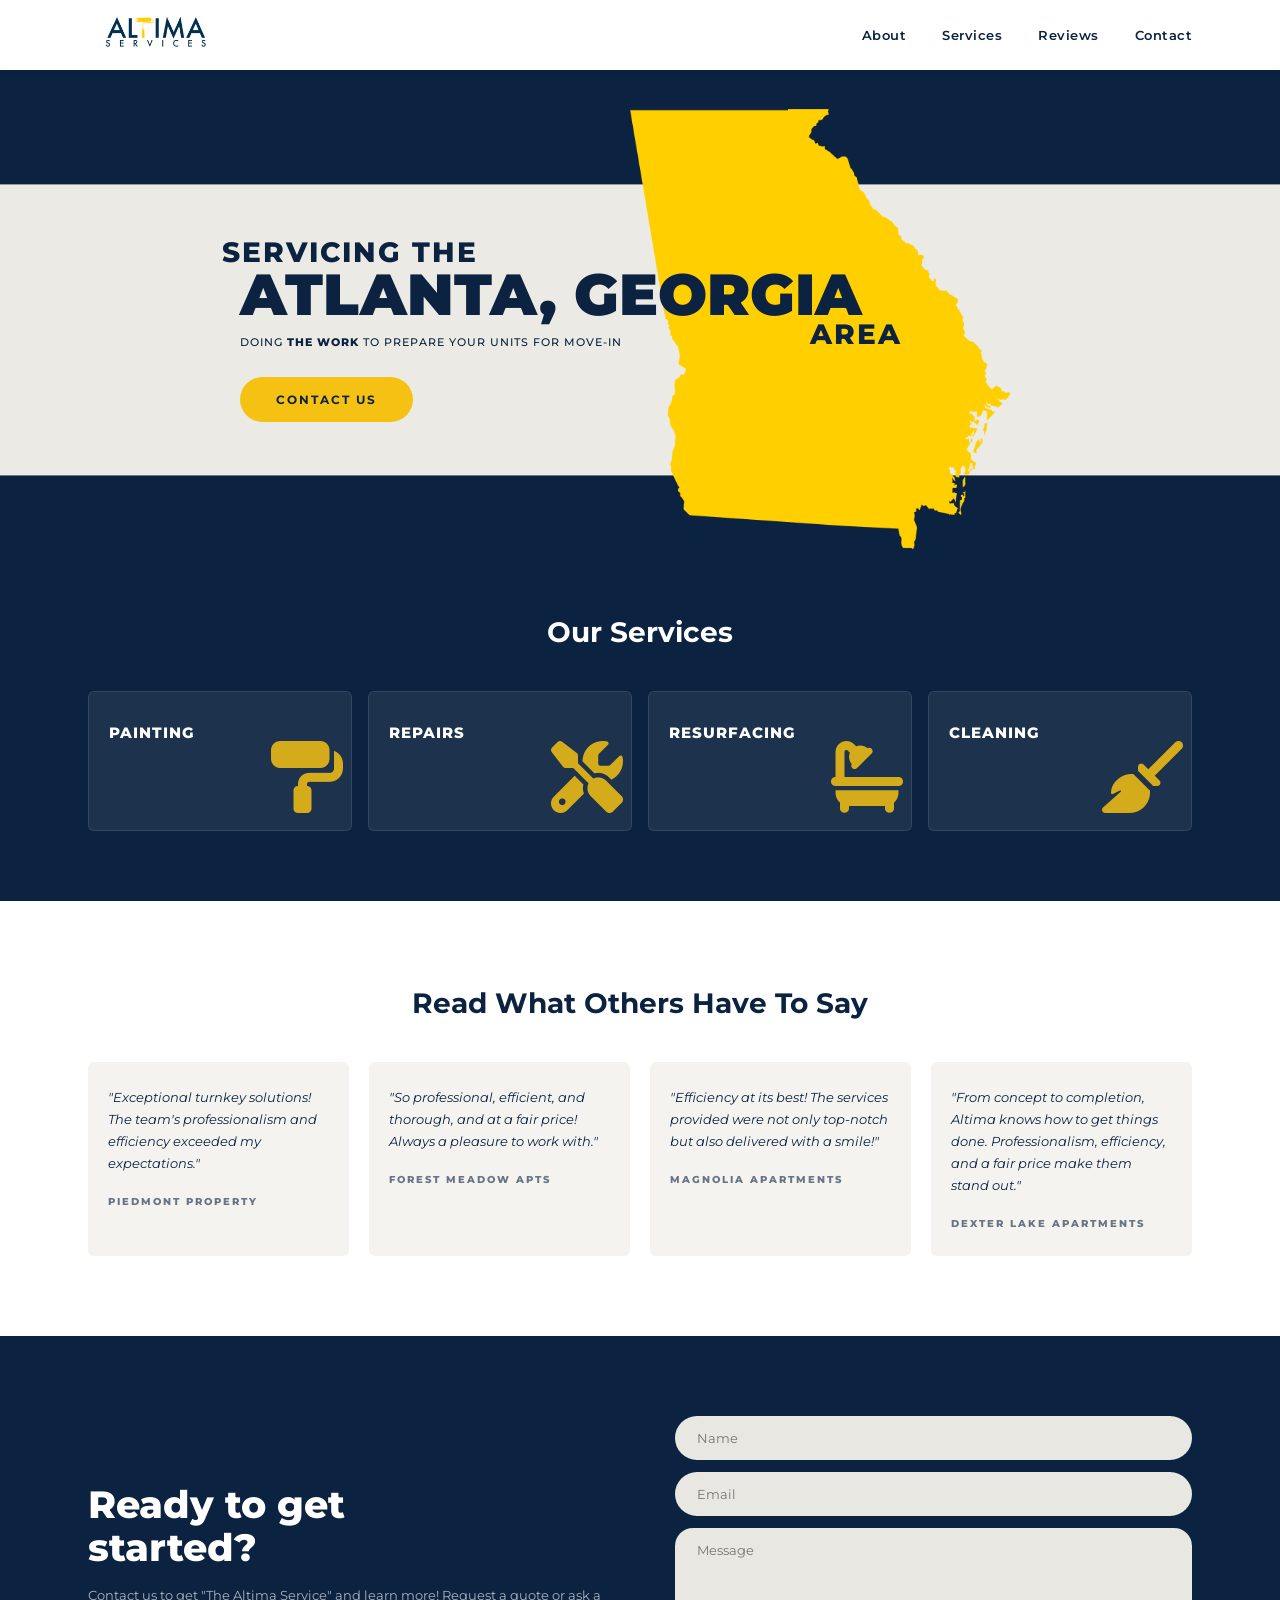
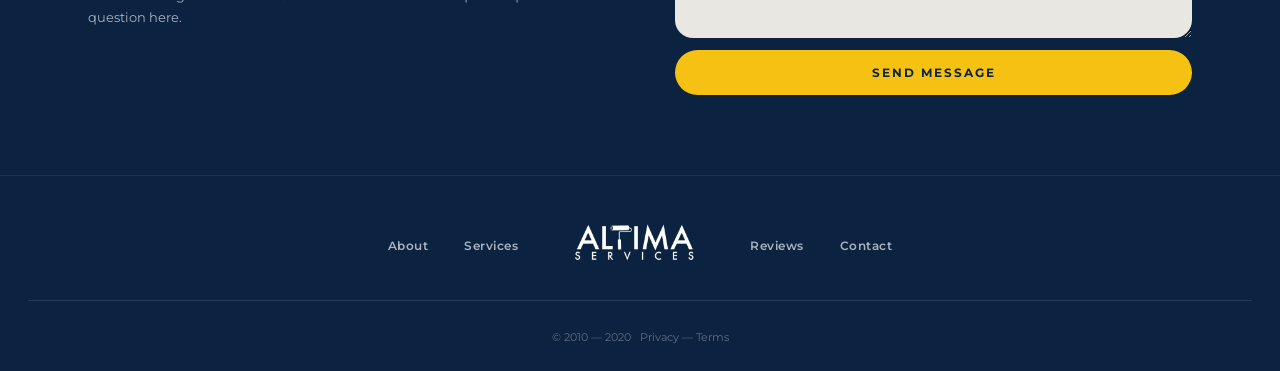
<file: index.html>
<!DOCTYPE html>
<html lang="en">
<head>
  <meta charset="UTF-8">
  <meta name="viewport" content="width=device-width, initial-scale=1.0">
  <title>Altima Services | Atlanta, Georgia</title>
  <link rel="preconnect" href="https://fonts.googleapis.com">
  <link rel="preconnect" href="https://fonts.gstatic.com" crossorigin>
  <link href="https://fonts.googleapis.com/css2?family=Montserrat:wght@400;500;600;700;800;900&display=swap" rel="stylesheet">
  <link rel="stylesheet" href="https://cdnjs.cloudflare.com/ajax/libs/font-awesome/6.5.0/css/all.min.css">
  <link rel="stylesheet" href="css/styles.css?v=2">
</head>
<body class="page-top">

  <!-- ===== NAVBAR ===== -->
  <nav class="navbar">
    <div class="nav-inner">
      <a href="index.html" class="nav-logo">
        <img src="brand_assets/AltimaLogo.svg" alt="Altima Services">
      </a>
      <button class="nav-toggle" id="navToggle" aria-label="Toggle menu">
        <span></span><span></span><span></span>
      </button>
      <ul class="nav-links" id="navLinks">
        <li><a href="about.html">About</a></li>
        <li><a href="services.html">Services</a></li>
        <li><a href="#reviews">Reviews</a></li>
        <li><a href="contact.html">Contact</a></li>
      </ul>
    </div>
  </nav>

  <!-- ===== HERO ===== -->
  <section class="hero">
    <div class="hero-inner">
      <div class="hero-text">
        <p class="hero-eyebrow">Servicing the</p>
        <h1 class="hero-title">Atlanta, Georgia</h1>
        <p class="hero-area-mobile">Area</p>
        <p class="hero-desc">Doing <strong>The Work</strong> to prepare<br class="hero-br"> your units for move-in</p>
        <a href="contact.html" class="btn-hero">Contact Us</a>
      </div>
      <div class="hero-map-col">
        <p class="hero-area">Area</p>
        <img src="brand_assets/georgia.png" alt="Georgia state map" class="georgia-img">
      </div>
    </div>
  </section>

  <!-- ===== OUR SERVICES (preview) ===== -->
  <section class="services-preview">
    <div class="container">
      <h2 class="section-heading">Our Services</h2>
      <div class="preview-grid">

        <div class="preview-card">
          <span class="preview-card-label">Painting</span>
          <span class="preview-card-icon">
            <i class="fas fa-paint-roller"></i>
          </span>
        </div>

        <div class="preview-card">
          <span class="preview-card-label">Repairs</span>
          <span class="preview-card-icon">
            <i class="fas fa-screwdriver-wrench"></i>
          </span>
        </div>

        <div class="preview-card">
          <span class="preview-card-label">Resurfacing</span>
          <span class="preview-card-icon">
            <i class="fas fa-bath"></i>
          </span>
        </div>

        <div class="preview-card">
          <span class="preview-card-label">Cleaning</span>
          <span class="preview-card-icon">
            <i class="fas fa-broom"></i>
          </span>
        </div>

      </div>
    </div>
  </section>

  <!-- ===== REVIEWS ===== -->
  <section class="reviews" id="reviews">
    <div class="container">
      <h2 class="section-heading section-heading-dark">Read What Others Have To Say</h2>
      <div class="reviews-grid">

        <div class="review-card">
          <p class="review-text">"Exceptional turnkey solutions! The team's professionalism and efficiency exceeded my expectations."</p>
          <p class="review-company">Piedmont Property</p>
        </div>

        <div class="review-card">
          <p class="review-text">"So professional, efficient, and thorough, and at a fair price! Always a pleasure to work with."</p>
          <p class="review-company">Forest Meadow Apts</p>
        </div>

        <div class="review-card">
          <p class="review-text">"Efficiency at its best! The services provided were not only top-notch but also delivered with a smile!"</p>
          <p class="review-company">Magnolia Apartments</p>
        </div>

        <div class="review-card">
          <p class="review-text">"From concept to completion, Altima knows how to get things done. Professionalism, efficiency, and a fair price make them stand out."</p>
          <p class="review-company">Dexter Lake Apartments</p>
        </div>

      </div>
    </div>
  </section>

  <!-- ===== CTA / CONTACT FORM ===== -->
  <section class="cta-section">
    <div class="container">
      <div class="cta-grid">
        <div class="cta-left">
          <h2 class="cta-title">Ready to get<br>started?</h2>
          <p class="cta-desc">Contact us to get "The Altima Service" and learn more! Request a quote or ask a question here.</p>
        </div>
        <form class="contact-form" action="mailto:altimapack@gmail.com" method="post" enctype="text/plain">
          <input class="form-input" type="text" name="name" placeholder="Name" required>
          <input class="form-input" type="email" name="email" placeholder="Email" required>
          <textarea class="form-input form-textarea" name="message" placeholder="Message" required></textarea>
          <button type="submit" class="btn-submit">Send Message</button>
        </form>
      </div>
    </div>
  </section>

  <!-- ===== FOOTER ===== -->
  <footer>
    <nav class="footer-nav">
      <a href="about.html">About</a>
      <a href="services.html">Services</a>
      <div class="footer-logo-wrap">
        <img src="brand_assets/AltimaLogo.svg" alt="Altima Services">
      </div>
      <a href="#reviews">Reviews</a>
      <a href="contact.html">Contact</a>
    </nav>
    <hr class="footer-divider">
    <p class="footer-copy">© 2010 — 2020 &nbsp; <a href="#">Privacy</a> — <a href="#">Terms</a></p>
  </footer>

  <script>
    const toggle = document.getElementById('navToggle');
    const links = document.getElementById('navLinks');
    toggle.addEventListener('click', () => links.classList.toggle('open'));
  </script>

</body>
</html>
</file>
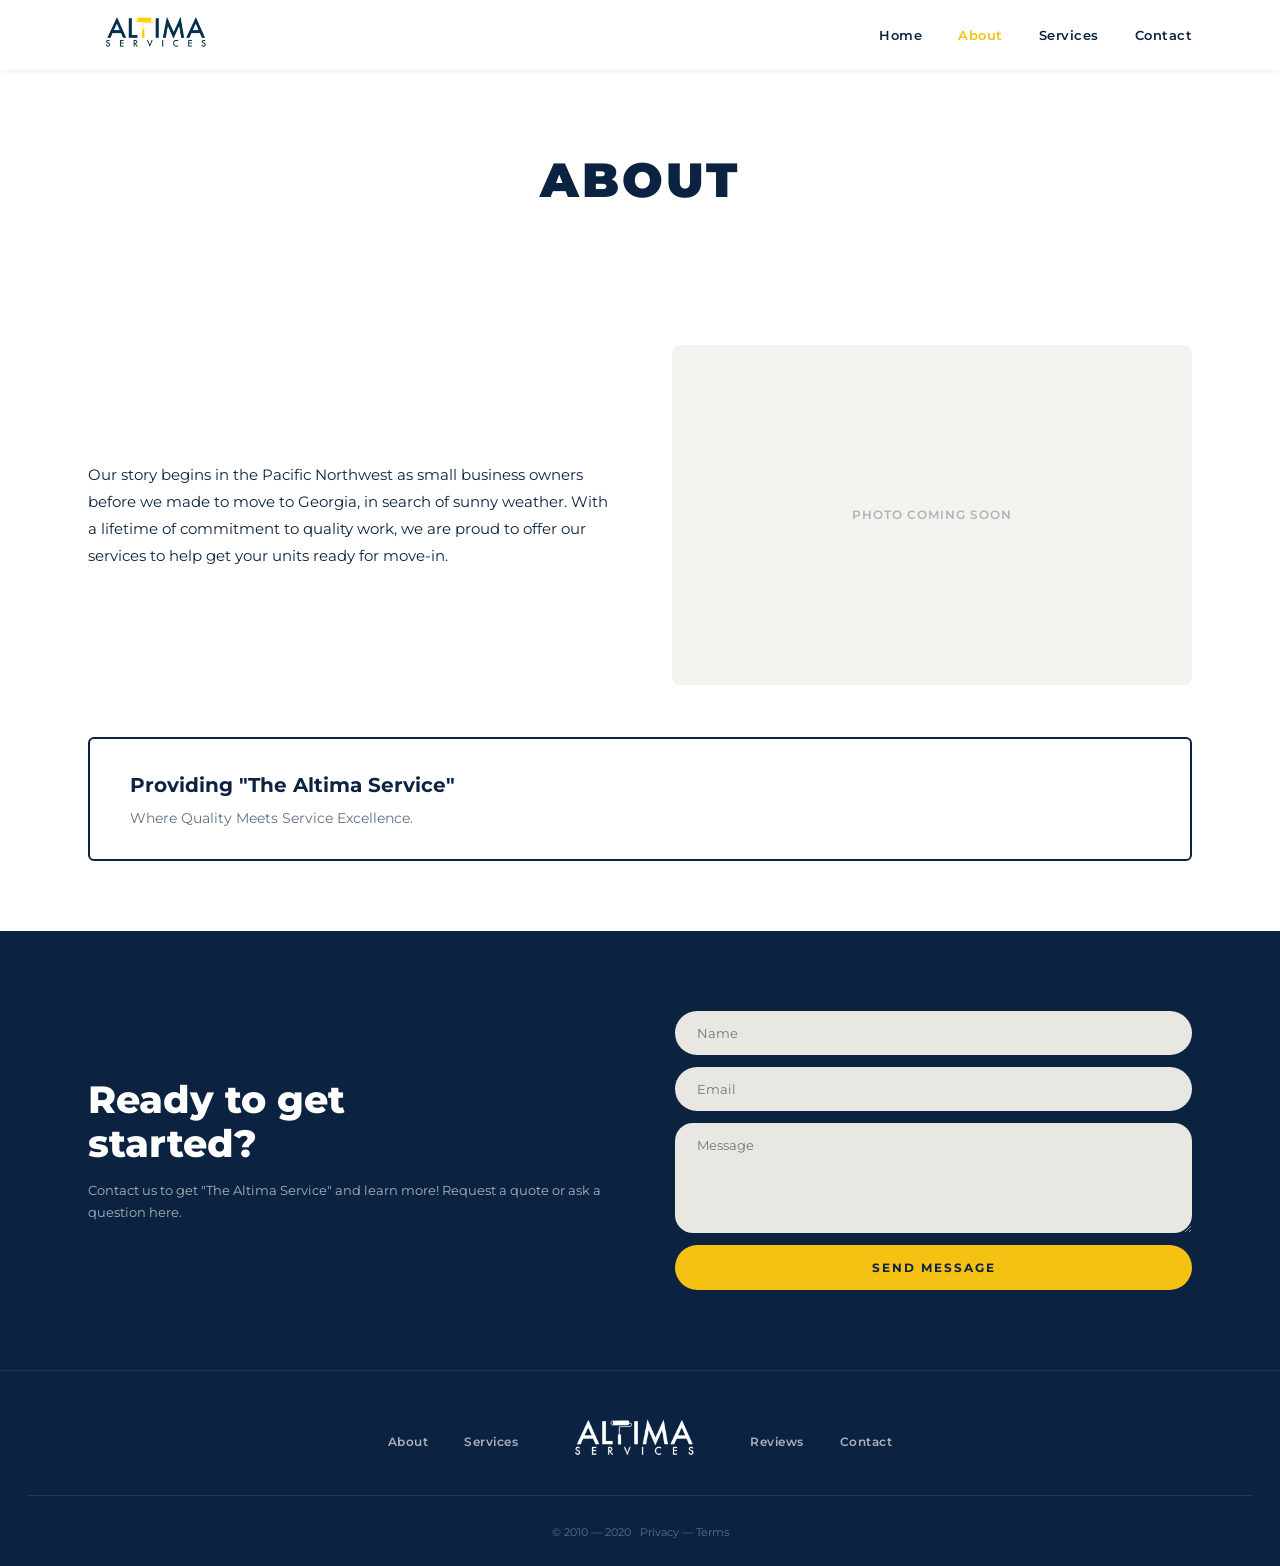
<file: about.html>
<!DOCTYPE html>
<html lang="en">
<head>
  <meta charset="UTF-8">
  <meta name="viewport" content="width=device-width, initial-scale=1.0">
  <title>About | Altima Services</title>
  <link rel="preconnect" href="https://fonts.googleapis.com">
  <link rel="preconnect" href="https://fonts.gstatic.com" crossorigin>
  <link href="https://fonts.googleapis.com/css2?family=Montserrat:wght@400;500;600;700;800;900&display=swap" rel="stylesheet">
  <link rel="stylesheet" href="https://cdnjs.cloudflare.com/ajax/libs/font-awesome/6.5.0/css/all.min.css">
  <link rel="stylesheet" href="css/styles.css?v=2">
</head>
<body class="page-top">

  <!-- ===== NAVBAR ===== -->
  <nav class="navbar">
    <div class="nav-inner">
      <a href="index.html" class="nav-logo">
        <img src="brand_assets/AltimaLogo.svg" alt="Altima Services">
      </a>
      <button class="nav-toggle" id="navToggle" aria-label="Toggle menu">
        <span></span><span></span><span></span>
      </button>
      <ul class="nav-links" id="navLinks">
        <li><a href="index.html">Home</a></li>
        <li><a href="about.html" class="active">About</a></li>
        <li><a href="services.html">Services</a></li>
        <li><a href="contact.html">Contact</a></li>
      </ul>
    </div>
  </nav>

  <!-- ===== PAGE HEADER ===== -->
  <header class="page-header">
    <h1>About</h1>
  </header>

  <!-- ===== ABOUT CONTENT ===== -->
  <section class="about-content">
    <div class="container">
      <div class="about-grid">
        <div class="about-text">
          <p>Our story begins in the Pacific Northwest as small business owners before we made to move to Georgia, in search of sunny weather. With a lifetime of commitment to quality work, we are proud to offer our services to help get your units ready for move-in.</p>
        </div>
        <div class="about-img-slot">
          Photo coming soon
        </div>
      </div>

      <div class="about-quote">
        <h3>Providing "The Altima Service"</h3>
        <p>Where Quality Meets Service Excellence.</p>
      </div>
    </div>
  </section>

  <!-- ===== CTA / CONTACT FORM ===== -->
  <section class="cta-section">
    <div class="container">
      <div class="cta-grid">
        <div class="cta-left">
          <h2 class="cta-title">Ready to get<br>started?</h2>
          <p class="cta-desc">Contact us to get "The Altima Service" and learn more! Request a quote or ask a question here.</p>
        </div>
        <form class="contact-form" action="mailto:altimapack@gmail.com" method="post" enctype="text/plain">
          <input class="form-input" type="text" name="name" placeholder="Name" required>
          <input class="form-input" type="email" name="email" placeholder="Email" required>
          <textarea class="form-input form-textarea" name="message" placeholder="Message" required></textarea>
          <button type="submit" class="btn-submit">Send Message</button>
        </form>
      </div>
    </div>
  </section>

  <!-- ===== FOOTER ===== -->
  <footer>
    <nav class="footer-nav">
      <a href="about.html">About</a>
      <a href="services.html">Services</a>
      <div class="footer-logo-wrap">
        <img src="brand_assets/AltimaLogo.svg" alt="Altima Services">
      </div>
      <a href="index.html#reviews">Reviews</a>
      <a href="contact.html">Contact</a>
    </nav>
    <hr class="footer-divider">
    <p class="footer-copy">© 2010 — 2020 &nbsp; <a href="#">Privacy</a> — <a href="#">Terms</a></p>
  </footer>

  <script>
    const toggle = document.getElementById('navToggle');
    const links = document.getElementById('navLinks');
    toggle.addEventListener('click', () => links.classList.toggle('open'));
  </script>

</body>
</html>
</file>
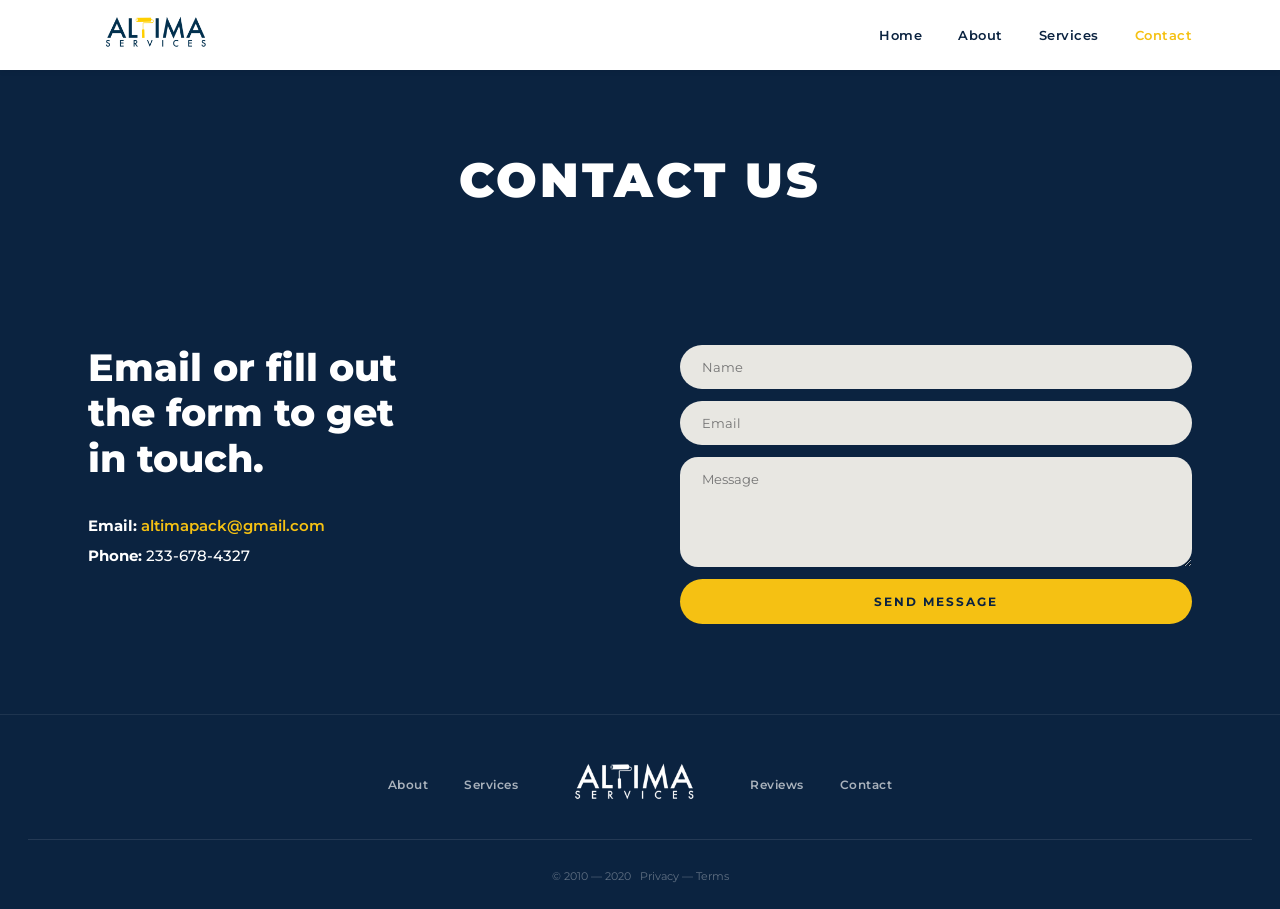
<file: contact.html>
<!DOCTYPE html>
<html lang="en">
<head>
  <meta charset="UTF-8">
  <meta name="viewport" content="width=device-width, initial-scale=1.0">
  <title>Contact | Altima Services</title>
  <link rel="preconnect" href="https://fonts.googleapis.com">
  <link rel="preconnect" href="https://fonts.gstatic.com" crossorigin>
  <link href="https://fonts.googleapis.com/css2?family=Montserrat:wght@400;500;600;700;800;900&display=swap" rel="stylesheet">
  <link rel="stylesheet" href="https://cdnjs.cloudflare.com/ajax/libs/font-awesome/6.5.0/css/all.min.css">
  <link rel="stylesheet" href="css/styles.css?v=2">
</head>
<body class="page-top">

  <!-- ===== NAVBAR ===== -->
  <nav class="navbar">
    <div class="nav-inner">
      <a href="index.html" class="nav-logo">
        <img src="brand_assets/AltimaLogo.svg" alt="Altima Services">
      </a>
      <button class="nav-toggle" id="navToggle" aria-label="Toggle menu">
        <span></span><span></span><span></span>
      </button>
      <ul class="nav-links" id="navLinks">
        <li><a href="index.html">Home</a></li>
        <li><a href="about.html">About</a></li>
        <li><a href="services.html">Services</a></li>
        <li><a href="contact.html" class="active">Contact</a></li>
      </ul>
    </div>
  </nav>

  <!-- ===== PAGE HEADER (dark) ===== -->
  <header class="page-header page-header-dark">
    <h1>Contact Us</h1>
  </header>

  <!-- ===== CONTACT BODY ===== -->
  <section class="contact-body">
    <div class="container">
      <div class="contact-body-grid">

        <div class="contact-info">
          <h2 class="contact-info-heading">Email or fill out<br>the form to get<br>in touch.</h2>
          <p class="contact-info-line"><strong>Email:</strong> <a href="mailto:altimapack@gmail.com">altimapack@gmail.com</a></p>
          <p class="contact-info-line"><strong>Phone:</strong> 233-678-4327</p>
        </div>

        <form class="contact-form" action="mailto:altimapack@gmail.com" method="post" enctype="text/plain">
          <input class="form-input" type="text" name="name" placeholder="Name" required>
          <input class="form-input" type="email" name="email" placeholder="Email" required>
          <textarea class="form-input form-textarea" name="message" placeholder="Message" required></textarea>
          <button type="submit" class="btn-submit">Send Message</button>
        </form>

      </div>
    </div>
  </section>

  <!-- ===== FOOTER ===== -->
  <footer>
    <nav class="footer-nav">
      <a href="about.html">About</a>
      <a href="services.html">Services</a>
      <div class="footer-logo-wrap">
        <img src="brand_assets/AltimaLogo.svg" alt="Altima Services">
      </div>
      <a href="index.html#reviews">Reviews</a>
      <a href="contact.html">Contact</a>
    </nav>
    <hr class="footer-divider">
    <p class="footer-copy">© 2010 — 2020 &nbsp; <a href="#">Privacy</a> — <a href="#">Terms</a></p>
  </footer>

  <script>
    const toggle = document.getElementById('navToggle');
    const links = document.getElementById('navLinks');
    toggle.addEventListener('click', () => links.classList.toggle('open'));
  </script>

</body>
</html>
</file>
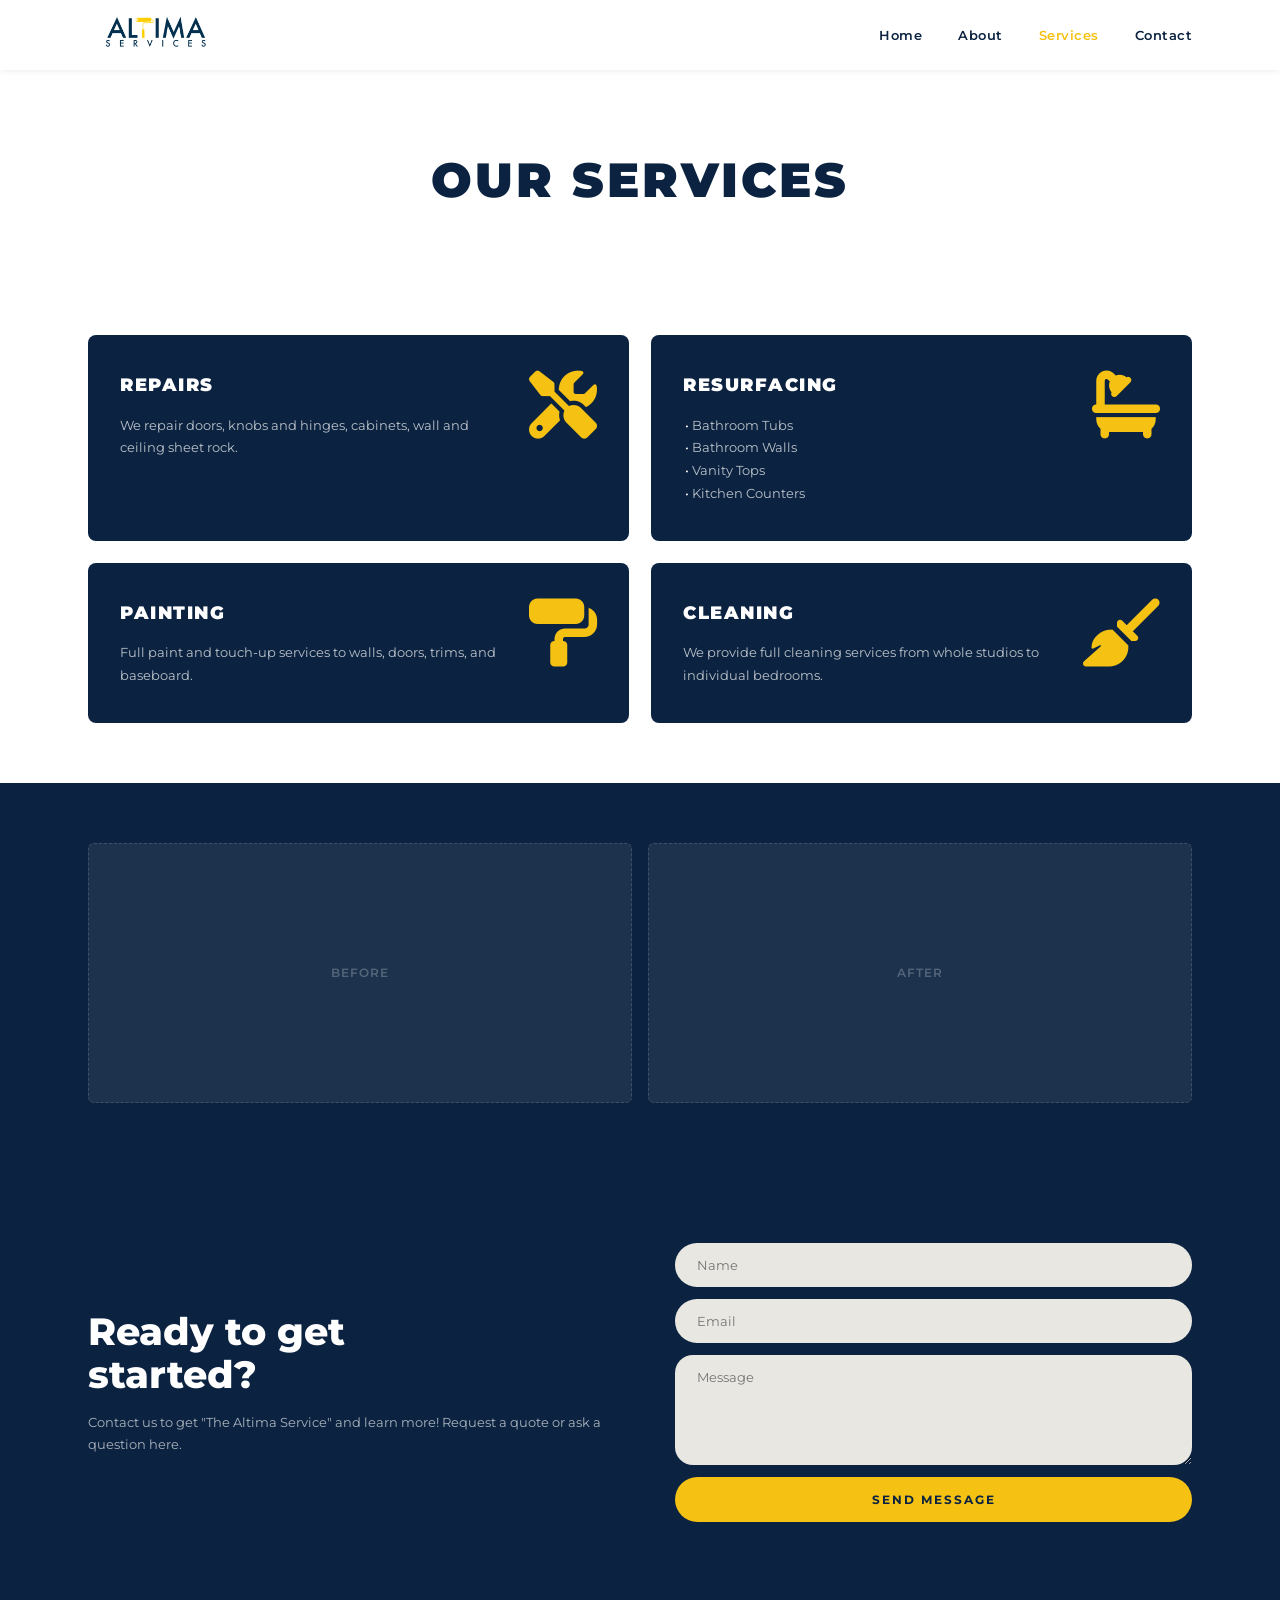
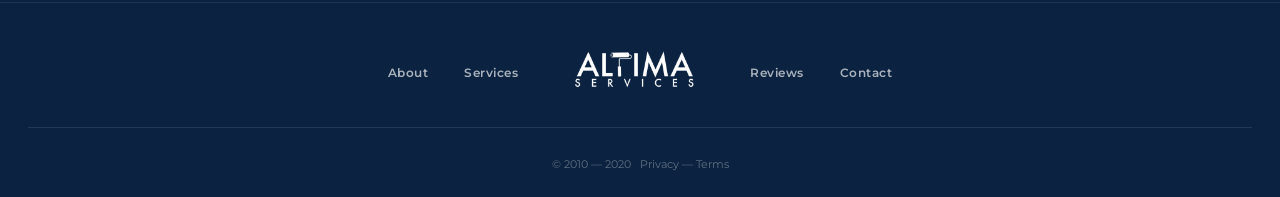
<file: services.html>
<!DOCTYPE html>
<html lang="en">
<head>
  <meta charset="UTF-8">
  <meta name="viewport" content="width=device-width, initial-scale=1.0">
  <title>Services | Altima Services</title>
  <link rel="preconnect" href="https://fonts.googleapis.com">
  <link rel="preconnect" href="https://fonts.gstatic.com" crossorigin>
  <link href="https://fonts.googleapis.com/css2?family=Montserrat:wght@400;500;600;700;800;900&display=swap" rel="stylesheet">
  <link rel="stylesheet" href="https://cdnjs.cloudflare.com/ajax/libs/font-awesome/6.5.0/css/all.min.css">
  <link rel="stylesheet" href="css/styles.css?v=2">
</head>
<body class="page-top">

  <!-- ===== NAVBAR ===== -->
  <nav class="navbar">
    <div class="nav-inner">
      <a href="index.html" class="nav-logo">
        <img src="brand_assets/AltimaLogo.svg" alt="Altima Services">
      </a>
      <button class="nav-toggle" id="navToggle" aria-label="Toggle menu">
        <span></span><span></span><span></span>
      </button>
      <ul class="nav-links" id="navLinks">
        <li><a href="index.html">Home</a></li>
        <li><a href="about.html">About</a></li>
        <li><a href="services.html" class="active">Services</a></li>
        <li><a href="contact.html">Contact</a></li>
      </ul>
    </div>
  </nav>

  <!-- ===== PAGE HEADER ===== -->
  <header class="page-header">
    <h1>Our Services</h1>
  </header>

  <!-- ===== SERVICE DETAIL CARDS ===== -->
  <section class="services-detail">
    <div class="container">
      <div class="services-detail-grid">

        <div class="service-detail-card">
          <div class="sdc-content">
            <h3 class="sdc-title">Repairs</h3>
            <div class="sdc-body">
              <p>We repair doors, knobs and hinges, cabinets, wall and ceiling sheet rock.</p>
            </div>
          </div>
          <div class="sdc-icon">
            <i class="fas fa-screwdriver-wrench"></i>
          </div>
        </div>

        <div class="service-detail-card">
          <div class="sdc-content">
            <h3 class="sdc-title">Resurfacing</h3>
            <div class="sdc-body">
              <ul>
                <li>Bathroom Tubs</li>
                <li>Bathroom Walls</li>
                <li>Vanity Tops</li>
                <li>Kitchen Counters</li>
              </ul>
            </div>
          </div>
          <div class="sdc-icon">
            <i class="fas fa-bath"></i>
          </div>
        </div>

        <div class="service-detail-card">
          <div class="sdc-content">
            <h3 class="sdc-title">Painting</h3>
            <div class="sdc-body">
              <p>Full paint and touch-up services to walls, doors, trims, and baseboard.</p>
            </div>
          </div>
          <div class="sdc-icon">
            <i class="fas fa-paint-roller"></i>
          </div>
        </div>

        <div class="service-detail-card">
          <div class="sdc-content">
            <h3 class="sdc-title">Cleaning</h3>
            <div class="sdc-body">
              <p>We provide full cleaning services from whole studios to individual bedrooms.</p>
            </div>
          </div>
          <div class="sdc-icon">
            <i class="fas fa-broom"></i>
          </div>
        </div>

      </div>
    </div>
  </section>

  <!-- ===== BEFORE / AFTER PHOTOS ===== -->
  <section class="services-photos">
    <div class="container">
      <div class="photos-grid">
        <div class="photo-slot">Before</div>
        <div class="photo-slot">After</div>
      </div>
    </div>
  </section>

  <!-- ===== CTA / CONTACT FORM ===== -->
  <section class="cta-section">
    <div class="container">
      <div class="cta-grid">
        <div class="cta-left">
          <h2 class="cta-title">Ready to get<br>started?</h2>
          <p class="cta-desc">Contact us to get "The Altima Service" and learn more! Request a quote or ask a question here.</p>
        </div>
        <form class="contact-form" action="mailto:altimapack@gmail.com" method="post" enctype="text/plain">
          <input class="form-input" type="text" name="name" placeholder="Name" required>
          <input class="form-input" type="email" name="email" placeholder="Email" required>
          <textarea class="form-input form-textarea" name="message" placeholder="Message" required></textarea>
          <button type="submit" class="btn-submit">Send Message</button>
        </form>
      </div>
    </div>
  </section>

  <!-- ===== FOOTER ===== -->
  <footer>
    <nav class="footer-nav">
      <a href="about.html">About</a>
      <a href="services.html">Services</a>
      <div class="footer-logo-wrap">
        <img src="brand_assets/AltimaLogo.svg" alt="Altima Services">
      </div>
      <a href="index.html#reviews">Reviews</a>
      <a href="contact.html">Contact</a>
    </nav>
    <hr class="footer-divider">
    <p class="footer-copy">© 2010 — 2020 &nbsp; <a href="#">Privacy</a> — <a href="#">Terms</a></p>
  </footer>

  <script>
    const toggle = document.getElementById('navToggle');
    const links = document.getElementById('navLinks');
    toggle.addEventListener('click', () => links.classList.toggle('open'));
  </script>

</body>
</html>
</file>
<file: css/styles.css>
/* ===========================
   RESET & VARIABLES
   =========================== */
*, *::before, *::after {
  box-sizing: border-box;
  margin: 0;
  padding: 0;
}

:root {
  --navy: #0B2340;
  --navy-light: rgba(255,255,255,0.07);
  --yellow: #F5C113;
  --yellow-hover: #e0b00f;
  --white: #ffffff;
  --light-bg: #F4F3EF;
  --input-bg: #E8E7E2;
  --text-muted: rgba(255,255,255,0.65);
}

html {
  scroll-behavior: smooth;
}

body {
  font-family: 'Montserrat', sans-serif;
  color: var(--navy);
  background: var(--white);
  line-height: 1.6;
}

img { max-width: 100%; display: block; }
a { text-decoration: none; }
ul { list-style: none; }

/* ===========================
   SHARED UTILITIES
   =========================== */
.container {
  max-width: 1160px;
  margin: 0 auto;
  padding: 0 28px;
}

.btn {
  display: inline-block;
  padding: 13px 30px;
  border-radius: 4px;
  font-family: 'Montserrat', sans-serif;
  font-weight: 700;
  font-size: 12px;
  letter-spacing: 2px;
  text-transform: uppercase;
  cursor: pointer;
  border: none;
  transition: background 0.2s, color 0.2s;
}

.btn-yellow {
  background: var(--yellow);
  color: var(--navy);
}

.btn-yellow:hover {
  background: var(--yellow-hover);
}

/* ===========================
   NAVBAR
   =========================== */
.navbar {
  position: fixed;
  top: 0;
  left: 0;
  right: 0;
  z-index: 200;
  background: var(--white);
  box-shadow: 0 1px 6px rgba(0,0,0,0.08);
}

.nav-inner {
  max-width: 1160px;
  margin: 0 auto;
  padding: 0 28px;
  height: 70px;
  display: flex;
  align-items: center;
  justify-content: space-between;
}

.nav-logo img {
  height: 44px;
  width: auto;
}

.nav-links {
  display: flex;
  gap: 36px;
  align-items: center;
}

.nav-links a {
  color: var(--navy);
  font-weight: 600;
  font-size: 13px;
  letter-spacing: 0.5px;
  transition: color 0.2s;
}

.nav-links a:hover,
.nav-links a.active {
  color: var(--yellow);
}

/* hamburger */
.nav-toggle {
  display: none;
  flex-direction: column;
  gap: 5px;
  background: none;
  border: none;
  cursor: pointer;
  padding: 4px;
}

.nav-toggle span {
  display: block;
  width: 24px;
  height: 2px;
  background: var(--navy);
  border-radius: 2px;
  transition: all 0.3s;
}

/* ===========================
   PAGE OFFSET (for fixed nav)
   =========================== */
.page-top { padding-top: 70px; }

/* ===========================
   PAGE HEADERS (inner pages)
   =========================== */
.page-header {
  padding: 72px 0 56px;
  text-align: center;
  background: var(--white);
}

.page-header h1 {
  font-size: 48px;
  font-weight: 900;
  text-transform: uppercase;
  letter-spacing: 3px;
  color: var(--navy);
}

.page-header-dark {
  background: var(--navy);
}

.page-header-dark h1 {
  color: var(--white);
}

/* ===========================
   HERO — HOME
   =========================== */
.hero {
  position: relative;
  background: var(--navy);
  overflow: hidden;
  min-height: 520px;
}

/* Light horizontal stripe across the center */
.hero::before {
  content: '';
  position: absolute;
  top: 50%;
  left: 0;
  right: 0;
  height: 56%;
  transform: translateY(-50%);
  background: #ECEAE4;
  z-index: 0;
}

.hero-inner {
  position: relative;
  z-index: 1;
  max-width: 1160px;
  margin: 0 auto;
  padding: 0 40px;
  display: flex;
  align-items: stretch;
  min-height: 520px;
}

.hero-text {
  flex: 1;
  display: flex;
  flex-direction: column;
  justify-content: center;
  padding: 56px 0;
  position: relative;
  z-index: 2;
  max-width: 700px;
  margin-left: 140px;
}

.hero-eyebrow {
  color: var(--navy);
  font-size: 28px;
  font-weight: 800;
  letter-spacing: 2px;
  text-transform: uppercase;
  line-height: 1;
  margin-bottom: 0;
  margin-left: -18px;
}

.hero-title {
  color: var(--navy);
  font-size: 58px;
  font-weight: 900;
  text-transform: uppercase;
  line-height: 1;
  margin-bottom: 10px;
  white-space: nowrap;
}

.hero-desc {
  color: var(--navy);
  font-size: 11px;
  font-weight: 500;
  letter-spacing: 1px;
  text-transform: uppercase;
  margin-bottom: 26px;
}

.hero-desc strong {
  font-weight: 800;
}

.btn-hero {
  display: inline-block;
  background: var(--yellow);
  color: var(--navy);
  padding: 13px 36px;
  border-radius: 50px;
  font-family: 'Montserrat', sans-serif;
  font-weight: 700;
  font-size: 12px;
  letter-spacing: 2px;
  text-transform: uppercase;
  text-decoration: none;
  align-self: flex-start;
  transition: background 0.2s;
}

.btn-hero:hover {
  background: var(--yellow-hover);
}

.hero-br { display: none; }

.hero-area-mobile {
  display: none !important;
}

/* Right column: Georgia map + AREA label */
.hero-map-col {
  position: absolute;
  right: 210px;
  top: 0;
  bottom: 0;
  width: 380px;
  z-index: 1;
}

/* "AREA" sits just below the "GEORGIA" heading line, aligned under last A of ATLANTA */
.hero-area {
  position: absolute;
  top: 48%;
  left: 180px;
  color: var(--navy);
  font-size: 28px;
  font-weight: 800;
  text-transform: uppercase;
  letter-spacing: 2px;
  line-height: 1;
  z-index: 2;
}

/* Georgia map fills the full column height */
.georgia-img {
  position: absolute;
  inset: 0;
  width: 100%;
  height: 100%;
  object-fit: contain;
  object-position: left center;
}

/* ===========================
   SERVICES PREVIEW — HOME
   =========================== */
.services-preview {
  background: var(--navy);
  padding: 20px 0 70px;
}

.section-heading {
  font-size: 28px;
  font-weight: 700;
  text-align: center;
  margin-bottom: 36px;
  color: var(--white);
}

.section-heading-dark {
  color: var(--navy);
}

.preview-grid {
  display: grid;
  grid-template-columns: repeat(4, 1fr);
  gap: 16px;
}

.preview-card {
  background: var(--navy-light);
  border: 1px solid rgba(255,255,255,0.1);
  border-radius: 6px;
  padding: 28px 20px 24px;
  position: relative;
  overflow: hidden;
  min-height: 140px;
  transition: border-color 0.2s;
}

.preview-card:hover {
  border-color: var(--yellow);
}

.preview-card-label {
  color: var(--white);
  font-size: 15px;
  font-weight: 800;
  text-transform: uppercase;
  letter-spacing: 1px;
  position: relative;
  z-index: 1;
}

.preview-card-icon {
  position: absolute;
  bottom: 16px;
  right: 8px;
  font-size: 72px;
  color: var(--yellow);
  opacity: 0.85;
  line-height: 1;
}

/* ===========================
   REVIEWS — HOME
   =========================== */
.reviews {
  background: var(--white);
  padding: 80px 0;
}

.reviews-grid {
  display: grid;
  grid-template-columns: repeat(4, 1fr);
  gap: 20px;
}

.review-card {
  background: var(--light-bg);
  border-radius: 6px;
  padding: 24px 20px;
}

.review-text {
  font-size: 13px;
  line-height: 1.7;
  color: var(--navy);
  font-style: italic;
  margin-bottom: 20px;
}

.review-company {
  font-size: 10px;
  font-weight: 800;
  letter-spacing: 2px;
  text-transform: uppercase;
  color: var(--navy);
  opacity: 0.6;
}

/* ===========================
   CTA / CONTACT FORM (shared)
   =========================== */
.cta-section {
  background: var(--navy);
  padding: 80px 0;
}

.cta-grid {
  display: grid;
  grid-template-columns: 1fr 1fr;
  gap: 70px;
  align-items: center;
}

.cta-title {
  color: var(--white);
  font-size: 38px;
  font-weight: 800;
  line-height: 1.15;
  margin-bottom: 14px;
}

.cta-desc {
  color: var(--text-muted);
  font-size: 13px;
  line-height: 1.7;
}

.contact-form {
  display: flex;
  flex-direction: column;
  gap: 12px;
}

.form-input {
  width: 100%;
  padding: 14px 22px;
  border-radius: 30px;
  border: none;
  background: var(--input-bg);
  font-family: 'Montserrat', sans-serif;
  font-size: 13px;
  color: var(--navy);
  outline: none;
  transition: background 0.2s;
}

.form-input:focus {
  background: var(--white);
}

.form-textarea {
  border-radius: 18px;
  resize: vertical;
  min-height: 110px;
}

.btn-submit {
  width: 100%;
  padding: 15px;
  background: var(--yellow);
  color: var(--navy);
  font-family: 'Montserrat', sans-serif;
  font-weight: 700;
  font-size: 12px;
  letter-spacing: 2px;
  text-transform: uppercase;
  border: none;
  border-radius: 30px;
  cursor: pointer;
  transition: background 0.2s;
}

.btn-submit:hover {
  background: var(--yellow-hover);
}

/* ===========================
   FOOTER
   =========================== */
footer {
  background: var(--navy);
  padding: 44px 0 24px;
  border-top: 1px solid rgba(255,255,255,0.08);
}

.footer-nav {
  display: flex;
  justify-content: center;
  align-items: center;
  gap: 36px;
  margin-bottom: 28px;
  flex-wrap: wrap;
}

.footer-nav a {
  color: rgba(255,255,255,0.65);
  font-size: 12px;
  font-weight: 600;
  letter-spacing: 0.5px;
  transition: color 0.2s;
}

.footer-nav a:hover { color: var(--white); }

.footer-logo-wrap img {
  height: 52px;
  width: auto;
  filter: brightness(0) invert(1);
}

.footer-divider {
  border: none;
  border-top: 1px solid rgba(255,255,255,0.1);
  margin: 0 28px 28px;
}

.footer-social {
  display: flex;
  justify-content: center;
  gap: 12px;
  margin-bottom: 24px;
}

.social-icon {
  width: 40px;
  height: 40px;
  border: 1.5px solid rgba(255,255,255,0.35);
  border-radius: 50%;
  display: flex;
  align-items: center;
  justify-content: center;
  color: rgba(255,255,255,0.55);
  font-size: 14px;
  transition: all 0.2s;
}

.social-icon:hover {
  border-color: var(--white);
  color: var(--white);
}

.footer-copy {
  text-align: center;
  color: rgba(255,255,255,0.35);
  font-size: 11px;
}

.footer-copy a {
  color: rgba(255,255,255,0.35);
  transition: color 0.2s;
}

.footer-copy a:hover { color: rgba(255,255,255,0.7); }

/* ===========================
   SERVICES PAGE
   =========================== */
.services-detail {
  background: var(--white);
  padding: 60px 0;
}

.services-detail-grid {
  display: grid;
  grid-template-columns: 1fr 1fr;
  gap: 22px;
}

.service-detail-card {
  background: var(--navy);
  border-radius: 8px;
  padding: 36px 32px;
  display: flex;
  align-items: flex-start;
  justify-content: space-between;
  gap: 16px;
}

.sdc-content { flex: 1; }

.sdc-title {
  color: var(--white);
  font-size: 18px;
  font-weight: 900;
  text-transform: uppercase;
  letter-spacing: 1.5px;
  margin-bottom: 14px;
}

.sdc-body {
  color: rgba(255,255,255,0.72);
  font-size: 13px;
  line-height: 1.75;
}

.sdc-body ul { padding-left: 2px; }
.sdc-body li::before { content: '• '; color: var(--white); }

.sdc-icon {
  font-size: 68px;
  color: var(--yellow);
  flex-shrink: 0;
  line-height: 1;
}

.services-photos {
  background: var(--navy);
  padding: 60px 0;
}

.photos-grid {
  display: grid;
  grid-template-columns: 1fr 1fr;
  gap: 16px;
}

.photo-slot {
  height: 260px;
  background: rgba(255,255,255,0.07);
  border-radius: 6px;
  border: 1px dashed rgba(255,255,255,0.15);
  display: flex;
  align-items: center;
  justify-content: center;
  color: rgba(255,255,255,0.25);
  font-size: 12px;
  font-weight: 600;
  letter-spacing: 1px;
  text-transform: uppercase;
}

/* ===========================
   ABOUT PAGE
   =========================== */
.about-content {
  background: var(--white);
  padding: 70px 0;
}

.about-grid {
  display: grid;
  grid-template-columns: 1fr 1fr;
  gap: 64px;
  align-items: center;
  margin-bottom: 52px;
}

.about-text p {
  font-size: 15px;
  line-height: 1.8;
  color: var(--navy);
}

.about-img-slot {
  border-radius: 8px;
  overflow: hidden;
  background: var(--light-bg);
  height: 340px;
  display: flex;
  align-items: center;
  justify-content: center;
  color: rgba(11,35,64,0.3);
  font-size: 12px;
  font-weight: 600;
  letter-spacing: 1px;
  text-transform: uppercase;
}

.about-quote {
  border: 2px solid var(--navy);
  border-radius: 6px;
  padding: 30px 40px;
}

.about-quote h3 {
  font-size: 20px;
  font-weight: 700;
  color: var(--navy);
  margin-bottom: 6px;
}

.about-quote p {
  font-size: 14px;
  color: rgba(11,35,64,0.65);
}

/* ===========================
   CONTACT PAGE
   =========================== */
.contact-body {
  background: var(--navy);
  padding: 70px 0 90px;
}

.contact-body-grid {
  display: grid;
  grid-template-columns: 1fr 1fr;
  gap: 80px;
  align-items: start;
}

.contact-info-heading {
  color: var(--white);
  font-size: 38px;
  font-weight: 800;
  line-height: 1.2;
  margin-bottom: 32px;
}

.contact-info-line {
  color: var(--white);
  font-size: 15px;
  margin-bottom: 6px;
  font-weight: 500;
}

.contact-info-line a {
  color: var(--yellow);
  font-weight: 600;
}

/* ===========================
   RESPONSIVE
   =========================== */
@media (max-width: 900px) {
  .preview-grid { grid-template-columns: repeat(2, 1fr); }
  .reviews-grid { grid-template-columns: repeat(2, 1fr); }
  .services-detail-grid { grid-template-columns: 1fr; }
  .photos-grid { grid-template-columns: 1fr; }
  .about-grid { grid-template-columns: 1fr; gap: 40px; }
  .contact-body-grid { grid-template-columns: 1fr; gap: 48px; }
  .cta-grid { grid-template-columns: 1fr; gap: 44px; }
  .hero { min-height: unset; }
  .hero::before { display: none; }
  .hero-inner { flex-direction: column; align-items: center; min-height: unset; padding: 0 28px; }
  .hero-text { flex: none; width: 100%; margin-left: 0; max-width: none; padding: 48px 0 52px; text-align: center; align-items: center; }
  .hero-eyebrow { margin-left: 0; font-size: 26px; color: rgba(255,255,255,0.75); }
  .hero-title { font-size: 52px; white-space: normal; color: var(--white); }
  .hero-desc { color: rgba(255,255,255,0.75); font-size: 13px; }
  .hero-map-col { display: none !important; }
  .hero-br { display: none; }
  .btn-hero { align-self: center; }
  .hero-area-mobile {
    display: block !important;
    color: var(--white);
    font-size: 32px;
    font-weight: 800;
    text-transform: uppercase;
    letter-spacing: 2px;
    margin-top: -16px;
    margin-bottom: 10px;
  }
}

@media (max-width: 640px) {
  .nav-links { display: none; }
  .nav-toggle { display: flex; }
  .nav-links.open {
    display: flex;
    flex-direction: column;
    position: absolute;
    top: 70px;
    left: 0; right: 0;
    background: var(--white);
    padding: 20px 28px 28px;
    box-shadow: 0 4px 12px rgba(0,0,0,0.1);
    gap: 18px;
  }
  .preview-grid { grid-template-columns: 1fr 1fr; }
  .reviews-grid { grid-template-columns: 1fr; }
  .hero-title { font-size: 48px; }
  .page-header h1 { font-size: 36px; }
  .cta-title { font-size: 28px; }
}
</file>
